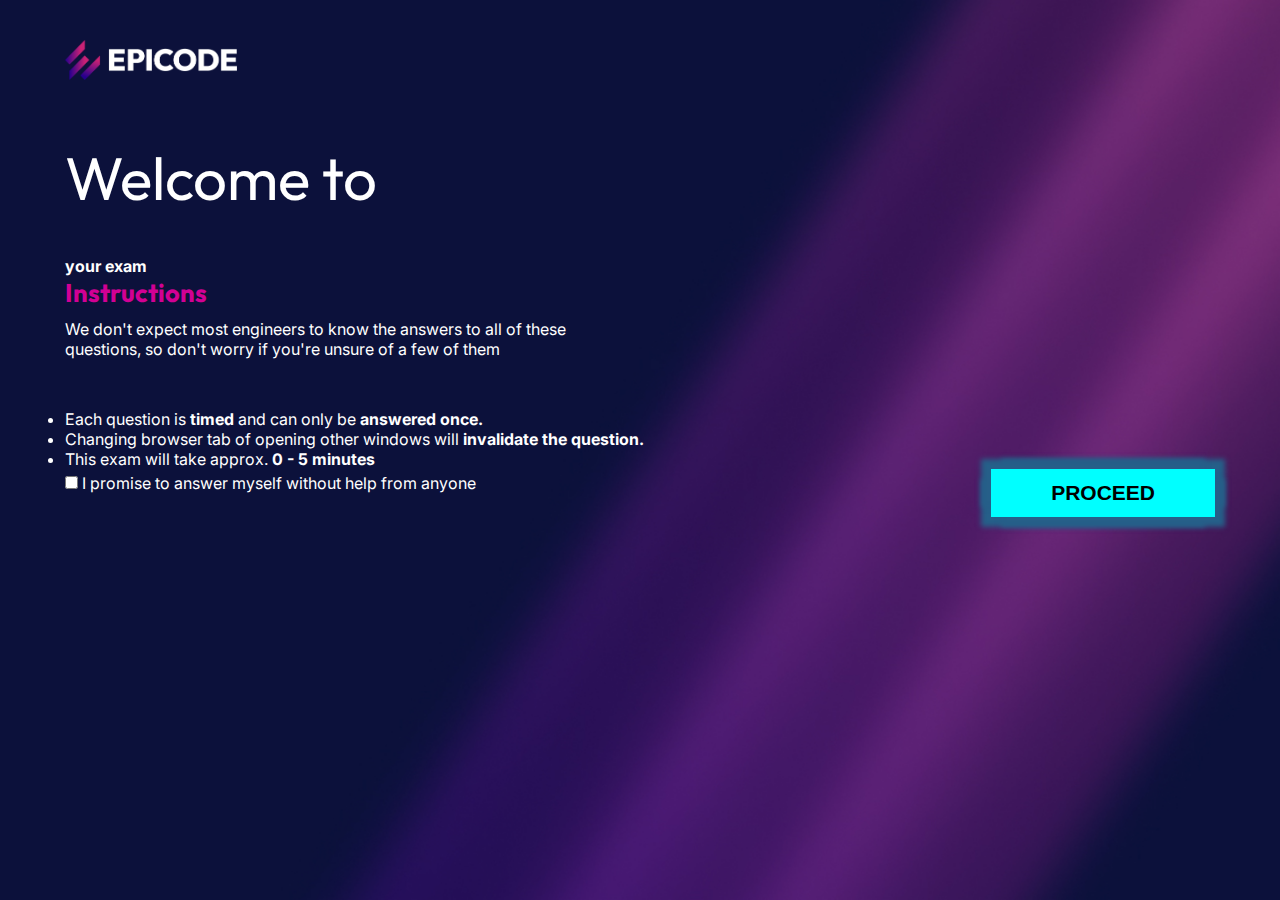
<file: index.html>
<!-- 
  header con logo
  h1#id welcome....
  h2 instructions
  paragrafo con istruzioni
  lista disordinata
  input checkbox con label accanto
  pulsante con shadow e disabilitato
-->
<!--correggere l input-->

<!DOCTYPE html>
<html lang="it">
  <head>
    <meta charset="UTF-8" />
    <meta name="viewport" content="width=device-width, initial-scale=1.0" />
    <title>welcome-page</title>
    <link rel="icon" sizes="16x16" href="assets/img/epicode1-logo.png" />
    <link
      href="https://fonts.googleapis.com/css2?family=Outfit:wght@100..900&display=swap"
      rel="stylesheet"
    />
    <link rel="preconnect" href="https://fonts.googleapis.com" />
    <link rel="preconnect" href="https://fonts.gstatic.com" crossorigin />
    <link
      href="https://fonts.googleapis.com/css2?family=Inter:ital,opsz,wght@0,14..32,100..900;1,14..32,100..900&family=Outfit:wght@100..900&display=swap"
      rel="stylesheet"
    />

    <link rel="stylesheet" href="assets/css/style.css" />
  </head>

  <body id="welcome">
    <div class="container">
      <header>
        <img id="logo" src="assets/img/epicode_logo.png" alt="logo-epicode" />
      </header>
      <main class="welcome">
        <div id="title">
          <h1>Welcome to</h1>
          <span><b>your exam</b></span>
        </div>
        <div>
          <h2 class="highlighted description">Instructions</h2>
          <p class="info">
            We don't expect most engineers to know the answers to all of these
            <br />
            questions, so don't worry if you're unsure of a few of them
          </p>
        </div>
        <div>
          <ul class="list1">
            <li>
              Each question is <b>timed</b> and can only be
              <b>answered once.</b>
            </li>
            <li>
              Changing browser tab of opening other windows will
              <b>invalidate the question.</b>
            </li>
            <li>This exam will take approx. <b>0 - 5 minutes</b></li>
          </ul>
        </div>

        <div class="checkStart">
          <div>
            <div>
              <input id="startQuiz" type="checkbox" value="" required />
              <label for="startQuiz"
                >I promise to answer myself without help from anyone</label
              >
              <div>
                <p id="sentence">&nbsp;</p>
              </div>
            </div>
          </div>
          <button id="btnProceed" type="submit">PROCEED</button>
        </div>
      </main>
    </div>

    <script src="assets/js/script.js"></script>
  </body>
</html>
</file>
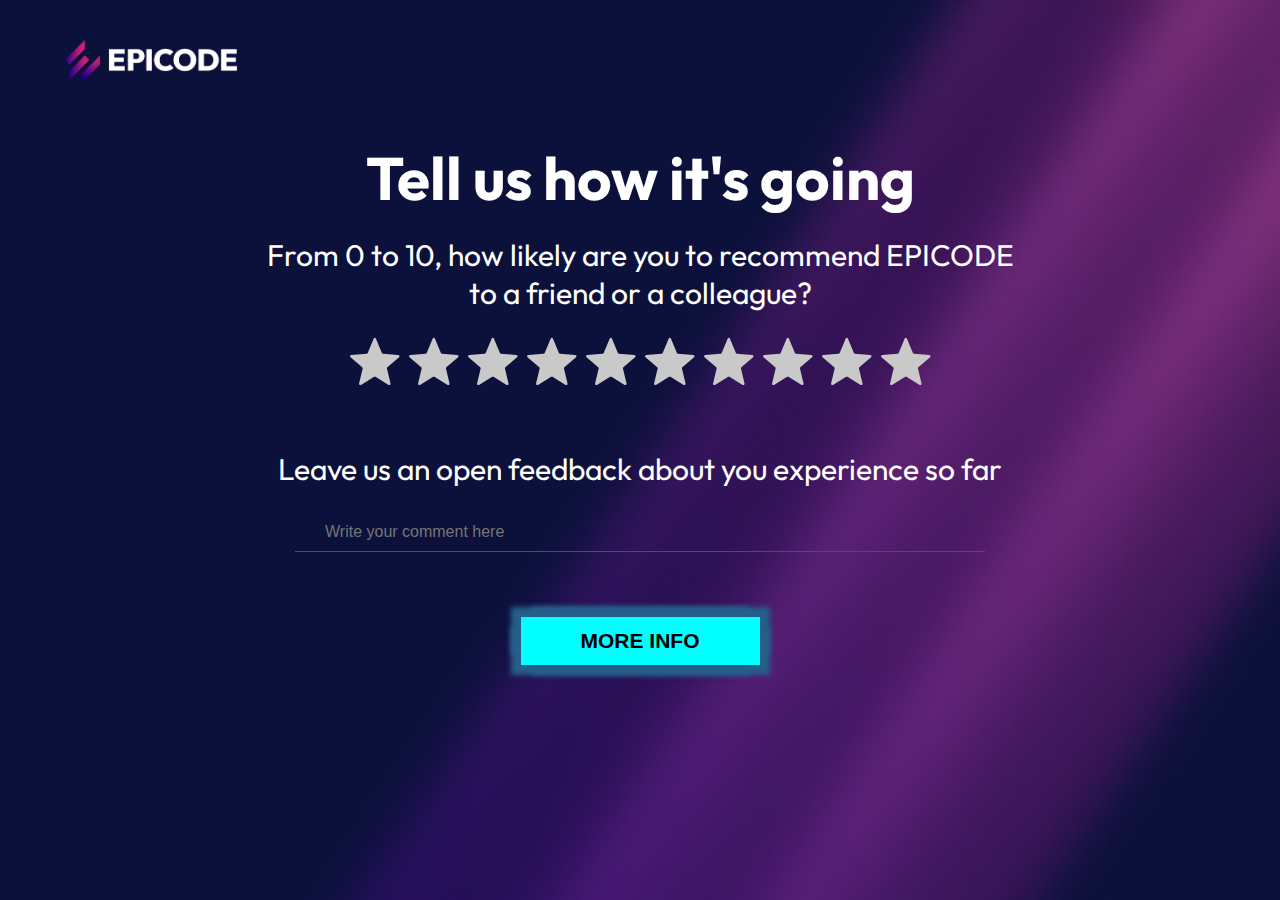
<file: feedback.html>
<!-- 
  headed
    logo

  main 
    section  
      h1
      form
        h2
          div
            10 radio input
        h2
          input text
        button invio
-->

<!DOCTYPE html>
<html lang="it">
  <head>
    <meta charset="UTF-8" />
    <meta name="viewport" content="width=device-width, initial-scale=1.0" />
    <title>Feedback Page</title>

    <!-- Collegamenti a fonts -->
    <link rel="preconnect" href="https://fonts.googleapis.com" />
    <link rel="preconnect" href="https://fonts.gstatic.com" crossorigin />
    <link
      href="https://fonts.googleapis.com/css2?family=Inter:ital,opsz,wght@0,14..32,100..900;1,14..32,100..900&family=Outfit:wght@100..900&display=swap"
      rel="stylesheet"
    />

    <link rel="stylesheet" href="assets/css/style.css" />
  </head>
  <body id="feedback">
    <div class="container">
      <header>
        <div>
          <img
            id="logo"
            src="/assets/img/epicode_logo.png"
            alt="EPICODE_logo"
          />
        </div>
      </header>
      <main class="centred">
        <section>
          <h1>Tell us how it's going</h1>
          <form>
            <div>
              <h2 class="feedbackSubtitle">
                From 0 to 10, how likely are you to recommend EPICODE<br />
                to a friend or a colleague?
              </h2>
              <div id="ratingStars">
                <span
                  ><input
                    class="hidden"
                    type="radio"
                    id="star1"
                    value="1"
                    name="rating" /><label for="star1"
                    ><img src="assets/img/star.svg" alt="1 stella" /></label
                ></span>
                <span
                  ><input
                    class="hidden"
                    type="radio"
                    id="star2"
                    value="2"
                    name="rating" /><label for="star2"
                    ><img src="assets/img/star.svg" alt="1 stella" /></label
                ></span>
                <span
                  ><input
                    class="hidden"
                    type="radio"
                    id="star3"
                    value="3"
                    name="rating" /><label for="star3"
                    ><img src="assets/img/star.svg" alt="1 stella" /></label
                ></span>
                <span
                  ><input
                    class="hidden"
                    type="radio"
                    id="star4"
                    value="4"
                    name="rating" /><label for="star4"
                    ><img src="assets/img/star.svg" alt="1 stella" /></label
                ></span>
                <span
                  ><input
                    class="hidden"
                    type="radio"
                    id="star5"
                    value="5"
                    name="rating" /><label for="star5"
                    ><img src="assets/img/star.svg" alt="1 stella" /></label
                ></span>
                <span
                  ><input
                    class="hidden"
                    type="radio"
                    id="star6"
                    value="6"
                    name="rating" /><label for="star6"
                    ><img src="assets/img/star.svg" alt="1 stella" /></label
                ></span>
                <span
                  ><input
                    class="hidden"
                    type="radio"
                    id="star7"
                    value="7"
                    name="rating" /><label for="star7"
                    ><img src="assets/img/star.svg" alt="1 stella" /></label
                ></span>
                <span
                  ><input
                    class="hidden"
                    type="radio"
                    id="star8"
                    value="8"
                    name="rating" /><label for="star8"
                    ><img src="assets/img/star.svg" alt="1 stella" /></label
                ></span>
                <span
                  ><input
                    class="hidden"
                    type="radio"
                    id="star9"
                    value="9"
                    name="rating" /><label for="star9"
                    ><img src="assets/img/star.svg" alt="1 stella" /></label
                ></span>
                <span
                  ><input
                    class="hidden"
                    type="radio"
                    id="star10"
                    value="10"
                    name="rating" /><label for="star10"
                    ><img src="assets/img/star.svg" alt="1 stella" /></label
                ></span>
              </div>
            </div>
            <div>
              <h2 class="feedbackSubtitle">
                Leave us an open feedback about you experience so far
              </h2>
              <div id="textContainer">
                <input
                  id="feedbackText"
                  type="text"
                  placeholder="Write your comment here"
                />
              </div>
            </div>
            <div>
              <button id="btnProceed">MORE INFO</button>
            </div>
          </form>
        </section>
      </main>
    </div>
    <script src="assets/js/feedback.js"></script>
  </body>
</html>
</file>
<file: assets/css/style.css>
* {
  margin: 0;
  padding: 0;
  box-sizing: border-box;
  color: #ffffff;
}

/*
  Accent color
    color: #00ffff;

  Answer button color
    color: #d20094;
    color: #900080;

  Titles font
    font-family: "Outfit", sans-serif;
    font-size: 60px;

  Descriptions font
    font-family: "Inter", sans-serif;
    font-size: 16px;
*/

body {
  background-image: url('/assets/img/bg.jpg');
  background-repeat: no-repeat;
  background-size: cover;
  font-family: 'Inter', sans-serif;
  max-height: 100%;
}

h1,
h2,
h3,
h4 {
  font-family: 'Outfit', sans-serif;
}

.container {
  width: 1150px;
  margin: 30px auto;
}

.centred {
  text-align: center;
}

.highlighted {
  color: #d20094;
}

.invisible {
  visibility: hidden;
}

#logo {
  width: 172px;
  height: fit-content;
  display: block;
}

#btnProceed,
#btnMoreInfo {
  border: none;
  background-color: #00ffff;
  font-size: 21px;
  font-weight: bolder;
  padding: 12px 60px;
  cursor: pointer;
  box-shadow: 10px 10px 5px #265f89, -10px -10px 5px #265f89,
    10px -10px 5px #265f89, -10px 10px 5px #265f89;
  color: #000000;
}

/* TODO abilitare e configurare per le altre pagine */
/* #btnProceed:hover {
  box-shadow: 0 12px 16px 0 rgba(0, 0, 0, 0.24),
    0 17px 50px 0 rgba(0, 0, 0, 0.19);
} */

h1 {
  font-size: 60px;
}

header {
  padding-top: 10px;
}

/*-- WELCOME PAGE ---------------------------------------------------*/
#welcome h1 {
  font-weight: 400;
  margin: 60px 0 40px;
}

#aCapo {
  display: block;
  line-height: 40%;
}

#divTesto {
  font-weight: 300;
  word-spacing: 0.2em;
  margin-bottom: 100px;
}

#divTesto b {
  font-weight: bold;
}

#welcome .highlighted {
  font-size: 1.6em;
  margin-bottom: 10px;
}

#welcome p {
  margin-bottom: 50px;
}

#list {
  margin-left: 25px;
}

#list li {
  line-height: 1.4em;
}

.checkStart {
  display: flex;
  justify-content: space-between;
  align-items: center;
  font-size: 16px;
}

#divInput {
  height: 100%;
}

.checkbox-container {
  display: block;
  position: relative;
  padding-left: 22px;
  margin-bottom: 8px;
  cursor: pointer;
  user-select: none;
}

.checkbox-container input {
  position: absolute;
  opacity: 0;
  height: 0;
  width: 0;
}

.checkbox-container .checkMark {
  position: absolute;
  top: 5px;
  left: 0;
  height: 13px;
  width: 13px;
  background-color: #eeeeee;
  border: 1px solid transparent;
}

.checkbox-container .checkMark::after {
  content: 'L';
  font-size: 1.3em;
  font-weight: bold;
  color: #d20094;
  position: absolute;
  left: 15px;
  top: -5px;
  width: 3px;
  height: 7px;
  border-width: 0 5px 5px 0;
  transform: scaleX(-1) rotate(-45deg);
  display: none;
}

.checkbox-container input:checked ~ .checkMark {
  border-color: #d20094;
}

.checkbox-container input:checked ~ .checkMark::after {
  display: block;
}

p#sentence {
  /* color: #00ffff; */
  background: linear-gradient(to right, rgb(255, 1, 81), blue);
  background-clip: text;
  color: transparent;
  font-weight: bold;
  margin: 0;
}

/*-- QUESTIONS PAGE -------------------------------------------------*/
#questions header {
  display: flex;
  justify-content: space-between;
}

#timer {
  width: 110px;
  height: 110px;
  text-align: center;
  font-size: 24px;
  font-weight: bold;
}

#timerChart {
  width: 160px;
  margin: auto;
  display: block;
}

#questionBox {
  width: 1100px;
  height: 120px;
  margin: 0 auto;
  display: flex;
  justify-content: center;
  align-items: center;
}

#domanda {
  font-size: 40px;
  font-weight: bolder;
}

#domanda::first-line {
  font-weight: 500;
}

#answersBox {
  width: 1000px;
  margin: 45px auto 0;
}

#answersContainer {
  width: 100%;
  height: 200px;
  display: flex;
  justify-content: space-around;
  flex-wrap: wrap;
  gap: 10px;
}

#answersContainer div {
  width: 40%;
  height: 80px;
  display: flex;
  align-items: center;
  font-size: 1.3em;
  border: solid 4px transparent;
  border-radius: 100px;
  background: linear-gradient(to right, #2b2956, #2b2956),
    linear-gradient(to bottom, rgb(226, 226, 235), rgb(15, 15, 44));
  background-clip: padding-box, border-box;
  background-origin: padding-box, border-box;
}

#answersContainer div:hover,
#answersContainer div.checked {
  background: linear-gradient(to top, #900080, #d20094) padding-box,
    linear-gradient(to bottom, #900080, #d20094) border-box;
  border-radius: 100px;
  border: 4px solid transparent;
}

#questions #btnProceed {
  position: relative;
  margin-top: 20px;
  right: -330px;
  padding: 10px 70px;
}

#questions footer {
  display: flex;
  justify-content: center;
  font-size: 1.5em;
}

.label {
  display: inline-block;
  align-content: center;
  width: 100%;
  height: 100%;
  border-radius: 100px;
  vertical-align: middle;
  cursor: pointer;
}

/*-- RESULTS PAGE ---------------------------------------------------*/
#results header {
  margin-bottom: 15px;
}

.containerResults {
  width: 1100px;
  margin: 30px auto;
}

#results #sottotitolo {
  font-size: 1.8em;
  font-weight: normal;
}

#sectMain {
  margin: 10px 0;
  display: flex;
  justify-content: space-between;
  align-items: center;
}

#myChartContainer {
  position: relative;
}

#insideCanvas {
  width: 200px;
  height: 200px;
  position: absolute;
  top: 50%;
  left: 50%;
  z-index: 10;
  transform: translate(-50%, -50%);
  text-align: center;
  display: flex;
  flex-direction: column;
  justify-content: center;
  font-size: 1.1em;
  padding-bottom: 20px;
}

#insideCanvas p {
  margin-top: 20px;
}

.correct,
.wrong {
  width: 240px;
}

#sectMain div.correct {
  text-align: left;
}

#sectMain div.wrong {
  text-align: right;
}

#sectMain h3 {
  font-size: 70px;
  font-weight: normal;
}

#sectMain .percent {
  font-size: 60px;
  font-weight: bold;
}

#sectMain .questionResults {
  font-size: 1.3em;
}

#results #sectButtons {
  display: flex;
  justify-content: center;
  gap: 100px;
}

#btnRateUs,
#btnShowResults {
  font-size: 1.5em;
  font-weight: bold;
  background-color: transparent;
  border: 2px solid #ffffff;
  padding: 20px 80px;
  cursor: pointer;
  box-shadow: 1px 1px 20px 0px #00ffff, 1px 1px 20px 0 #00ffff,
    1px 1px 20px 0 #00ffff, 1px 1px 20px 0 #00ffff;
}

#btnShowResults {
  padding: 20px 50px;
}

#resultMask {
  text-align: start;
  width: 80%;
  height: 82vh;
  border: 3px solid black;
  background-color: rgba(255, 255, 255, 0.95);
  margin: 0 auto;
  position: absolute;
  z-index: 1000;
  top: 90px;
  left: 50%;
  transform: translateX(-50%);
  overflow: scroll;
}

#maskContainer {
  position: relative;
  width: 100%;
  height: 100%;
}

#maskHeader {
  width: 100%;
  display: flex;
  justify-content: end;
  padding-right: 10px;
}

#maskContent {
  padding: 0 20px;
}

#maskContent div {
  padding: 5px 0;
}

#maskContent div:not(:last-of-type) {
  border-bottom: 1px solid black;
}

#maskContent h4,
#maskContent li {
  color: #000000;
}

#maskContent h4 {
  font-size: 1.4em;
}

#maskContent ul {
  display: flex;
  flex-direction: column;
}

#maskContent li {
  font-size: 1.1em;
  line-height: 1.8em;
  margin-left: 40px;
  font-weight: 600;
}

#btnMask {
  padding: 8px;
  font-size: 1.2em;
}

/*-- FEEDBACK PAGE --------------------------------------------------*/
#feedback header {
  margin-bottom: 60px;
}

#feedback form {
  margin-top: 20px;
}

h2.feedbackSubtitle {
  font-size: 30px;
  font-weight: normal;
  margin-bottom: 25px;
}

.hidden {
  display: none;
}

#ratingStars {
  margin-bottom: 60px;
}

#ratingStars span:not(:last-child) {
  margin-right: 5px;
}

#ratingStars label img {
  width: 50px;
  cursor: pointer;
  filter: grayscale(100%);
  transition: 0.3s ease;
}

#ratingStars label:hover img,
#ratingStars label:hover ~ label img {
  filter: none;
}

#ratingStars input:checked + label img,
#ratingStars input:checked + label ~ label img {
  filter: none;
}

#feedbackText {
  background-color: transparent;
  border: none;
  border-bottom: 1px solid #d20094;
  padding: 10px 30px;
  width: 60%;
  font-size: 1em;
}

#textContainer {
  margin-bottom: 65px;
}
</file>
